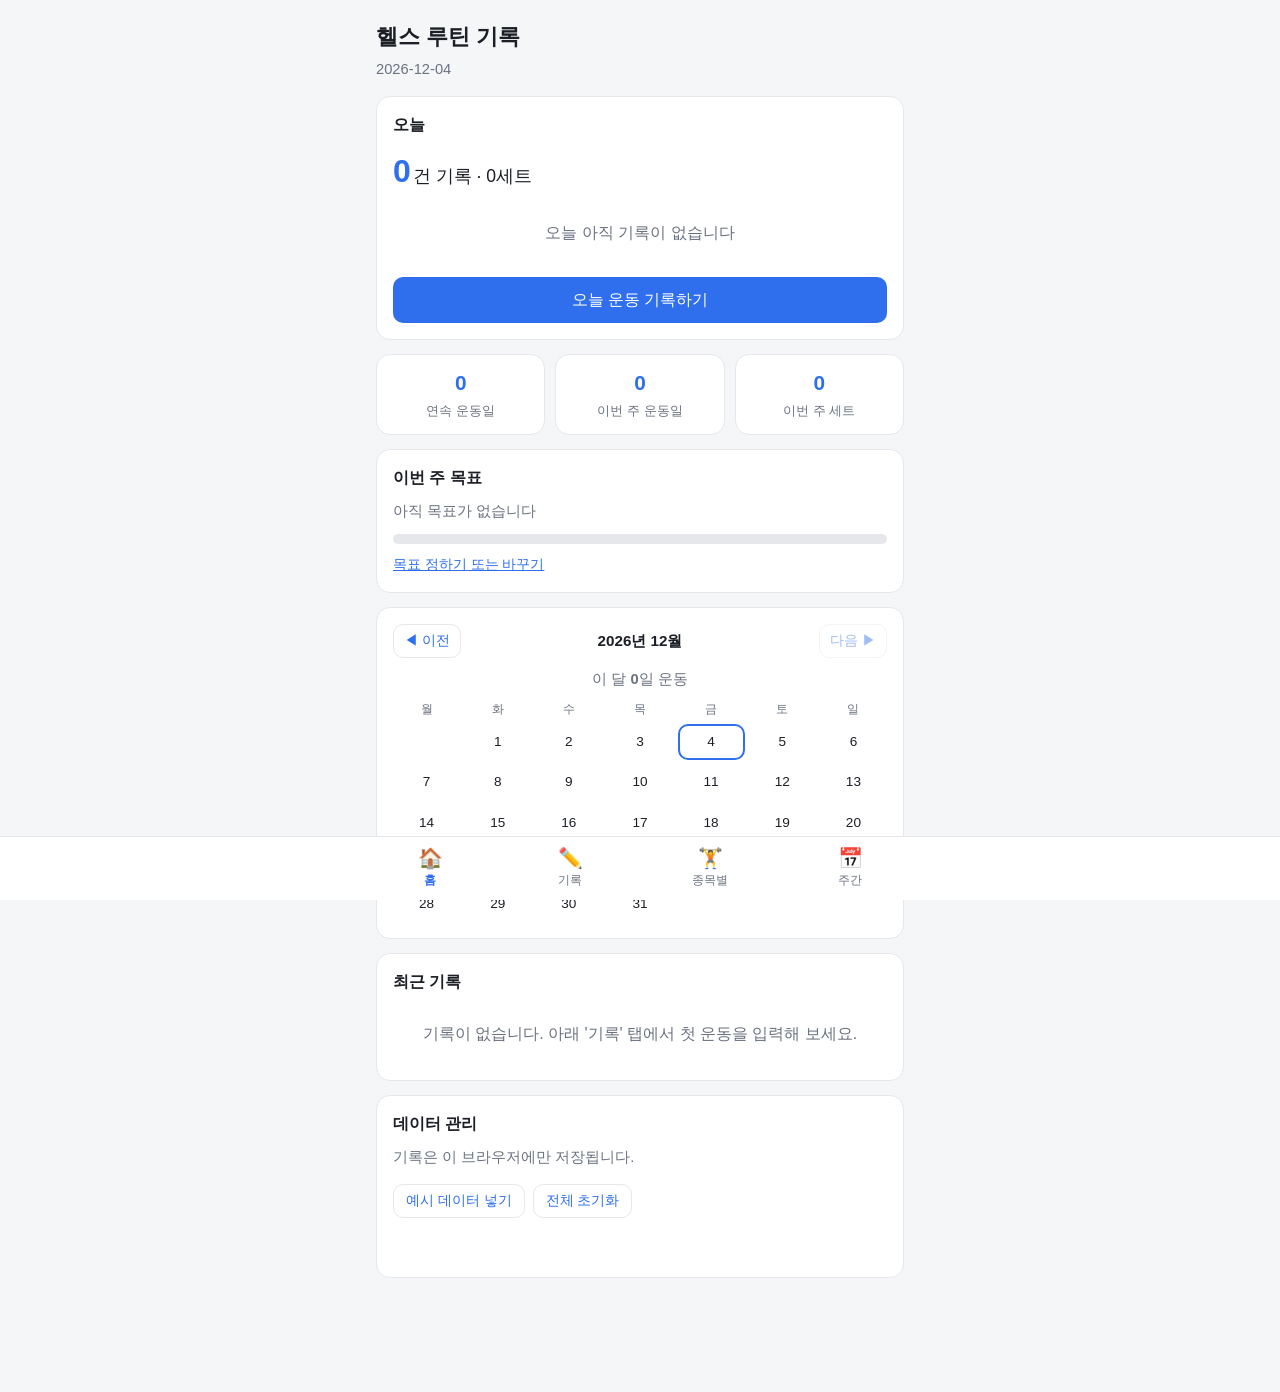
<file: docs/index.html>
<!doctype html>
<html lang="ko">
<head>
  <meta charset="utf-8">
  <meta name="viewport" content="width=device-width, initial-scale=1">
  <title>헬스 루틴 기록 - 홈</title>
  <link rel="stylesheet" href="style.css">
</head>
<body>
<main>
  <h1>헬스 루틴 기록</h1>
  <p class="sub" id="today"></p>

  <div class="card hero">
    <h2>오늘</h2>
    <div class="big"><b id="todayCount">0</b>건 기록 · <span id="todaySets">0</span>세트</div>
    <div id="todayBrief"></div>
    <a class="btn block" href="add.html">오늘 운동 기록하기</a>
  </div>

  <div class="stats">
    <div class="stat"><b id="streak">0</b><span>연속 운동일</span></div>
    <div class="stat"><b id="weekDays">0</b><span>이번 주 운동일</span></div>
    <div class="stat"><b id="weekSets">0</b><span>이번 주 세트</span></div>
  </div>

  <div class="card goal-mini">
    <h2>이번 주 목표</h2>
    <p class="sub" id="homeGoalText"></p>
    <div class="progress" id="homeGoalTrack" role="progressbar" aria-label="주간 목표 달성률" aria-valuemin="0" aria-valuemax="100" aria-valuenow="0">
      <div id="homeGoalBar" style="height:100%;width:0;background:var(--accent)"></div>
    </div>
    <a href="weekly.html">목표 정하기 또는 바꾸기</a>
  </div>

  <div class="card">
    <div class="cal-head">
      <button class="btn ghost small" id="calPrev" type="button">◀ 이전</button>
      <strong id="calTitle"></strong>
      <button class="btn ghost small" id="calNext" type="button">다음 ▶</button>
    </div>
    <p class="sub" style="margin:0 0 8px;text-align:center">이 달 <b id="monthDays">0</b>일 운동</p>
    <div class="cal" id="cal"></div>
  </div>

  <div class="card">
    <h2>최근 기록</h2>
    <div id="recent"></div>
  </div>

  <div class="card">
    <h2>데이터 관리</h2>
    <p class="sub">기록은 이 브라우저에만 저장됩니다.</p>
    <div class="tools">
      <button class="btn ghost small" id="sampleBtn" type="button">예시 데이터 넣기</button>
      <button class="btn ghost small" id="resetBtn" type="button">전체 초기화</button>
    </div>
    <p class="msg" id="msg"></p>
  </div>
</main>
<nav id="nav"></nav>

<script src="storage.js"></script>
<script src="nav.js"></script>
<script>
  // 홈 화면 담당: 오늘/이번 주 요약과 최근 기록
  renderNav("home");

  function renderHome() {
    const records = loadRecords();
    const today = dateString();
    const week = getWeekRange();
    const weekRecs = records.filter((r) => r.date >= week.start && r.date <= week.end);

    document.getElementById("today").textContent = today;
    document.getElementById("todayCount").textContent = records.filter((r) => r.date === today).length;
    document.getElementById("weekDays").textContent = new Set(weekRecs.map((r) => r.date)).size;
    document.getElementById("weekSets").textContent = weekRecs.reduce((s, r) => s + Number(r.sets), 0);
    document.getElementById("streak").textContent = calcStreak(records);

    // 오늘 카드: 오늘 한 기록을 맨 위에서 바로 보여준다
    const todayRecs = records.filter((r) => r.date === today);
    document.getElementById("todaySets").textContent = todayRecs.reduce((s, r) => s + Number(r.sets), 0);
    const brief = document.getElementById("todayBrief");
    brief.replaceChildren();
    if (!todayRecs.length) {
      brief.appendChild(el("div", "오늘 아직 기록이 없습니다", "empty"));
    } else {
      todayRecs.forEach((r) => {
        const line = el("div", undefined, "line");
        line.appendChild(el("span", r.exercise));
        line.appendChild(el("span", fmtNum(r.weight) + "kg · " + r.reps + "×" + r.sets));
        brief.appendChild(line);
      });
    }

    // 이번 주 목표 달성률
    const goal = loadGoal();
    const weekSetTotal = weekRecs.reduce((s, r) => s + Number(r.sets), 0);
    const gBar = document.getElementById("homeGoalBar");
    const gText = document.getElementById("homeGoalText");
    if (!goal) {
      gBar.style.width = "0%";
      document.getElementById("homeGoalTrack").setAttribute("aria-valuenow", "0");
      gText.textContent = "아직 목표가 없습니다";
    } else {
      const pct = Math.min(100, Math.round((weekSetTotal / goal) * 100));
      gBar.style.width = pct + "%";
      document.getElementById("homeGoalTrack").setAttribute("aria-valuenow", String(pct));
      gText.textContent = weekSetTotal >= goal
        ? "목표 달성: " + weekSetTotal + " / " + goal + " 세트"
        : weekSetTotal + " / " + goal + " 세트 (" + pct + "%)";
    }
    renderCalendar(records);

    const box = document.getElementById("recent");
    box.replaceChildren();
    if (!records.length) {
      box.appendChild(el("div", "기록이 없습니다. 아래 '기록' 탭에서 첫 운동을 입력해 보세요.", "empty"));
      return;
    }
    const table = el("table");
    const head = el("tr");
    ["날짜", "종목", "무게", "횟수×세트"].forEach((t, i) => head.appendChild(el("th", t, i >= 2 ? "num" : "")));
    table.appendChild(head);
    records.slice(-5).reverse().forEach((r) => {
      const tr = el("tr");
      tr.appendChild(el("td", r.date));
      tr.appendChild(el("td", r.exercise));
      tr.appendChild(el("td", fmtNum(r.weight) + "kg", "num"));
      tr.appendChild(el("td", r.reps + "×" + r.sets, "num"));
      table.appendChild(tr);
    });
    box.appendChild(table);
  }

  // 월간 달력: 운동한 날을 색으로 표시한다
  let calOffset = 0; // 0이면 이번 달, -1이면 지난달
  function renderCalendar(records) {
    const now = new Date();
    const first = new Date(now.getFullYear(), now.getMonth() + calOffset, 1);
    const year = first.getFullYear();
    const month = first.getMonth();
    const lastDay = new Date(year, month + 1, 0).getDate();
    const days = recordDays(records);
    const todayKey = dateString();

    document.getElementById("calTitle").textContent = year + "년 " + (month + 1) + "월";
    document.getElementById("calNext").disabled = calOffset >= 0;

    const prefix = year + "-" + String(month + 1).padStart(2, "0") + "-";
    let count = 0;
    const grid = document.getElementById("cal");
    grid.replaceChildren();
    ["월", "화", "수", "목", "금", "토", "일"].forEach((t) => grid.appendChild(el("div", t, "dow")));
    const blanks = (first.getDay() + 6) % 7; // 월요일 시작
    for (let i = 0; i < blanks; i++) grid.appendChild(el("div"));
    for (let d = 1; d <= lastDay; d++) {
      const key = prefix + String(d).padStart(2, "0");
      const done = days.has(key);
      if (done) count += 1;
      grid.appendChild(el("div", String(d), "day" + (done ? " done" : "") + (key === todayKey ? " today" : "")));
    }
    document.getElementById("monthDays").textContent = count;
  }

  document.getElementById("calPrev").addEventListener("click", () => { calOffset -= 1; renderHome(); });
  document.getElementById("calNext").addEventListener("click", () => { if (calOffset < 0) { calOffset += 1; renderHome(); } });

  document.getElementById("sampleBtn").addEventListener("click", () => {
    // 발표 시연용 예시 데이터 (실제 운동 기록이 아님)
    const samples = [
      [0, "스쿼트", 60, 10, 3], [0, "벤치프레스", 40, 10, 3],
      [2, "스쿼트", 70, 8, 3], [3, "데드리프트", 80, 5, 3],
      [5, "벤치프레스", 45, 8, 3],
    ];
    const all = loadRecords();
    samples.forEach(([ago, exercise, weight, reps, sets]) => {
      const d = new Date();
      d.setDate(d.getDate() - ago);
      all.push({ date: dateString(d), exercise, weight, reps, sets });
    });
    const ok = saveRecords(all);
    document.getElementById("msg").textContent = ok ? "예시 데이터를 추가했습니다" : "저장에 실패했습니다";
    document.getElementById("msg").className = "msg " + (ok ? "ok" : "err");
    renderHome();
  });

  document.getElementById("resetBtn").addEventListener("click", () => {
    if (!confirm("저장된 기록을 모두 삭제할까요?")) return;
    clearRecords();
    document.getElementById("msg").textContent = "모든 기록을 삭제했습니다";
    document.getElementById("msg").className = "msg ok";
    renderHome();
  });

  renderHome();
</script>
</body>
</html>
</file>
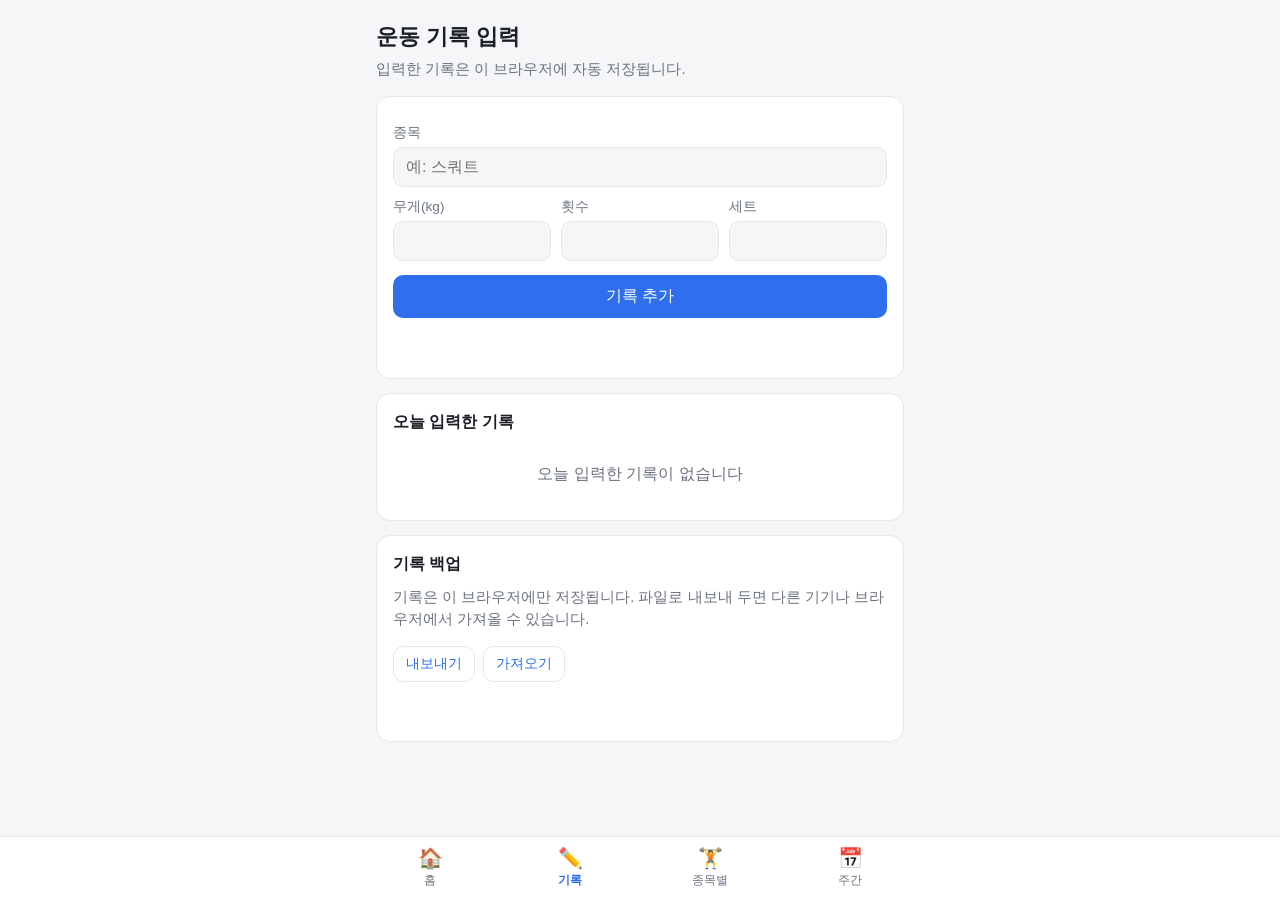
<file: docs/add.html>
<!doctype html>
<html lang="ko">
<head>
  <meta charset="utf-8">
  <meta name="viewport" content="width=device-width, initial-scale=1">
  <title>헬스 루틴 기록 - 기록 입력</title>
  <link rel="stylesheet" href="style.css">
</head>
<body>
<main>
  <h1>운동 기록 입력</h1>
  <p class="sub">입력한 기록은 이 브라우저에 자동 저장됩니다.</p>

  <form class="card" id="form" autocomplete="off">
    <div id="chipsBox">
      <label>최근 종목 (누르면 지난 기록으로 채워집니다)</label>
      <div class="chips" id="chips"></div>
    </div>

    <label for="exercise">종목</label>
    <input id="exercise" list="names" placeholder="예: 스쿼트" required>
    <datalist id="names"></datalist>

    <div class="row">
      <div>
        <label for="weight">무게(kg)</label>
        <input id="weight" type="number" inputmode="decimal" min="0" step="0.5" required>
      </div>
      <div>
        <label for="reps">횟수</label>
        <input id="reps" type="number" inputmode="numeric" min="1" step="1" required>
      </div>
      <div>
        <label for="sets">세트</label>
        <input id="sets" type="number" inputmode="numeric" min="1" step="1" required>
      </div>
    </div>

    <button class="btn block" type="submit">기록 추가</button>
    <p class="msg" id="msg"></p>
    <div id="prBanner" hidden></div>
  </form>

  <div class="card">
    <h2>오늘 입력한 기록</h2>
    <div id="todayList"></div>
  </div>

  <div class="card backup">
    <h2>기록 백업</h2>
    <p class="sub">기록은 이 브라우저에만 저장됩니다. 파일로 내보내 두면 다른 기기나 브라우저에서 가져올 수 있습니다.</p>
    <div class="tools">
      <button class="btn ghost small" id="exportBtn" type="button">내보내기</button>
      <label class="btn ghost small" for="importFile" style="margin:0">가져오기</label>
      <input id="importFile" type="file" accept="application/json,.json">
    </div>
    <p class="msg" id="backupMsg"></p>
  </div>
</main>
<nav id="nav"></nav>

<script src="storage.js"></script>
<script src="nav.js"></script>
<script>
  // 기록 입력·저장 담당
  renderNav("add");

  const form = document.getElementById("form");
  const msg = document.getElementById("msg");

  function showMsg(text, ok) {
    msg.textContent = text;
    msg.className = "msg " + (ok ? "ok" : "err");
  }

  function renderNames() {
    const list = document.getElementById("names");
    list.replaceChildren();
    [...new Set(loadRecords().map((r) => r.exercise))].forEach((n) => {
      const opt = document.createElement("option");
      opt.value = n;
      list.appendChild(opt);
    });
    renderChips();
  }

  // 최근 종목 버튼: 누르면 그 종목의 지난 기록으로 입력칸을 채운다
  function renderChips() {
    const records = loadRecords();
    const box = document.getElementById("chips");
    box.replaceChildren();
    const names = recentExercises(records);
    document.getElementById("chipsBox").hidden = !names.length;
    names.forEach((name) => {
      const btn = el("button", name, "chip");
      btn.type = "button";
      btn.addEventListener("click", () => {
        const last = lastRecordOf(loadRecords(), name);
        if (!last) return;
        document.getElementById("exercise").value = last.exercise;
        document.getElementById("weight").value = last.weight;
        document.getElementById("reps").value = last.reps;
        document.getElementById("sets").value = last.sets;
        const w = document.getElementById("weight");
        w.focus();
        w.select();
      });
      box.appendChild(btn);
    });
  }

  // 저장 직후 신기록 여부를 보여준다
  function showPR(result) {
    const box = document.getElementById("prBanner");
    box.replaceChildren();
    if (result.first) {
      box.className = "pr first";
      box.textContent = "이 종목의 첫 기록입니다. 다음 기록부터 신기록을 비교합니다.";
      box.hidden = false;
    } else if (result.prs.length) {
      box.className = "pr";
      box.appendChild(el("b", "🏆 신기록"));
      result.prs.forEach((p) => {
        box.appendChild(el("div", p.label + " " + fmtNum(p.before) + " → " + fmtNum(p.after) + p.unit));
      });
      box.hidden = false;
    } else {
      box.hidden = true;
    }
  }

  function renderToday() {
    const box = document.getElementById("todayList");
    box.replaceChildren();
    const today = dateString();
    const recs = loadRecords()
      .map((r, index) => ({ r, index }))
      .filter((x) => x.r.date === today);
    if (!recs.length) {
      box.appendChild(el("div", "오늘 입력한 기록이 없습니다", "empty"));
      return;
    }
    const table = el("table");
    const head = el("tr");
    ["종목", "무게", "횟수×세트", ""].forEach((t, i) => head.appendChild(el("th", t, i >= 1 ? "num" : "")));
    table.appendChild(head);
    recs.forEach(({ r, index }) => {
      const tr = el("tr");
      tr.appendChild(el("td", r.exercise));
      tr.appendChild(el("td", fmtNum(r.weight) + "kg", "num"));
      tr.appendChild(el("td", r.reps + "×" + r.sets, "num"));

      // 잘못 입력한 기록 삭제
      const del = el("button", "삭제", "btn ghost small");
      del.type = "button";
      del.setAttribute("aria-label", r.exercise + " 기록 삭제");
      del.addEventListener("click", () => {
        if (!removeRecordAt(index)) return showMsg("삭제에 실패했습니다", false);
        showMsg("기록을 삭제했습니다", true);
        renderNames();
        renderToday();
      });
      const cell = el("td", undefined, "num");
      cell.appendChild(del);
      tr.appendChild(cell);

      table.appendChild(tr);
    });
    box.appendChild(table);
  }

  form.addEventListener("submit", (e) => {
    e.preventDefault();
    const exercise = document.getElementById("exercise").value.trim();
    const weight = parseFloat(document.getElementById("weight").value);
    const reps = parseInt(document.getElementById("reps").value, 10);
    const sets = parseInt(document.getElementById("sets").value, 10);

    if (!exercise) return showMsg("종목을 입력해 주세요", false);
    if (!(weight >= 0)) return showMsg("무게는 0 이상의 숫자로 입력해 주세요", false);
    if (!(reps >= 1) || !(sets >= 1)) return showMsg("횟수와 세트는 1 이상으로 입력해 주세요", false);

    document.getElementById("prBanner").hidden = true;
    const record = { date: dateString(), exercise, weight, reps, sets };
    const pr = checkPersonalRecords(loadRecords().filter((r) => r.exercise === exercise), record);
    const ok = addRecord(record);
    if (!ok) return showMsg("저장에 실패했습니다. 브라우저 저장소를 확인해 주세요", false);
    showPR(pr);

    showMsg("기록 완료", true);
    document.getElementById("weight").value = "";
    document.getElementById("reps").value = "";
    document.getElementById("sets").value = "";
    document.getElementById("exercise").focus();
    renderNames();
    renderToday();
  });

  // 기록 백업: JSON 파일로 내보내고 가져오기
  function showBackupMsg(text, ok) {
    const m = document.getElementById("backupMsg");
    m.textContent = text;
    m.className = "msg " + (ok ? "ok" : "err");
  }

  document.getElementById("exportBtn").addEventListener("click", () => {
    const records = loadRecords();
    if (!records.length) return showBackupMsg("내보낼 기록이 없습니다", false);
    const blob = new Blob([exportRecordsJSON()], { type: "application/json" });
    const url = URL.createObjectURL(blob);
    const a = document.createElement("a");
    a.href = url;
    a.download = "health-records-" + dateString() + ".json";
    document.body.appendChild(a);
    a.click();
    a.remove();
    URL.revokeObjectURL(url);
    showBackupMsg(records.length + "건을 내보냈습니다", true);
  });

  document.getElementById("importFile").addEventListener("change", (e) => {
    const file = e.target.files[0];
    e.target.value = ""; // 같은 파일을 다시 골라도 동작하게
    if (!file) return;
    const reader = new FileReader();
    reader.onload = () => {
      const res = importRecordsJSON(String(reader.result));
      if (!res.ok) return showBackupMsg("가져오기 실패: " + res.error, false);
      showBackupMsg(
        res.added + "건 추가, 중복 " + res.skipped + "건 건너뜀" + (res.invalid ? ", 형식 오류 " + res.invalid + "건 제외" : ""),
        true
      );
      renderNames();
      renderToday();
    };
    reader.onerror = () => showBackupMsg("파일을 읽지 못했습니다", false);
    reader.readAsText(file);
  });

  renderNames();
  renderToday();
</script>
</body>
</html>
</file>
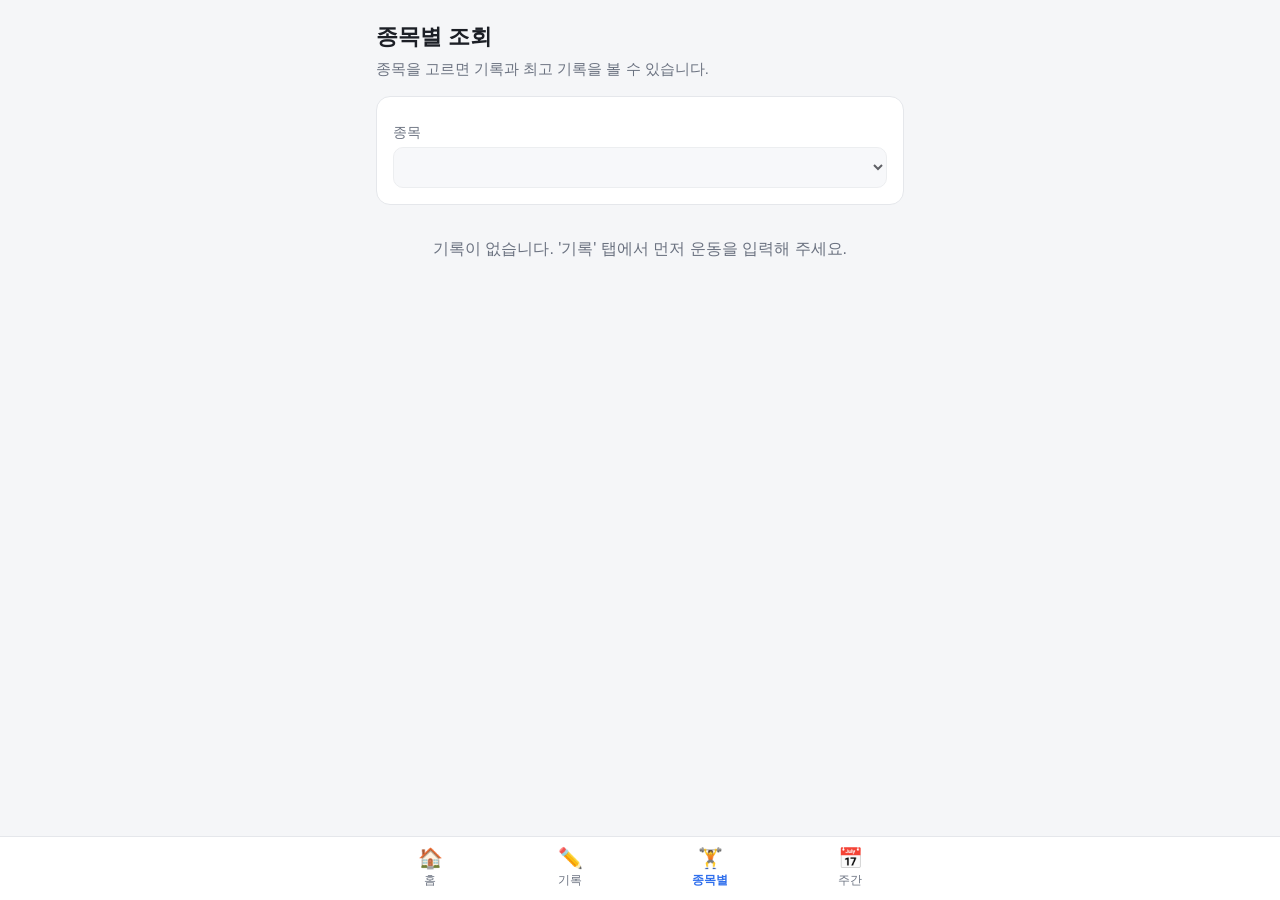
<file: docs/by-exercise.html>
<!doctype html>
<html lang="ko">
<head>
  <meta charset="utf-8">
  <meta name="viewport" content="width=device-width, initial-scale=1">
  <title>헬스 루틴 기록 - 종목별 조회</title>
  <link rel="stylesheet" href="style.css">
</head>
<body>
<main>
  <h1>종목별 조회</h1>
  <p class="sub">종목을 고르면 기록과 최고 기록을 볼 수 있습니다.</p>

  <div class="card">
    <label for="exercise">종목</label>
    <select id="exercise"></select>
  </div>

  <div id="result">
    <div class="card best-card">
      <div class="sub">최고 기록</div>
      <div class="big" id="bestWeight">-</div>
      <div class="date" id="bestDate"></div>
      <div class="rm" id="bestRm"></div>
    </div>

    <div class="card">
      <h2>무게 추이</h2>
      <div id="chart"></div>
    </div>

    <div class="card">
      <h2>전체 기록</h2>
      <div id="list"></div>
    </div>
  </div>

  <div class="card" id="allBestCard">
    <h2>종목별 최고 기록 한눈에 보기</h2>
    <div id="allBest"></div>
  </div>
</main>
<nav id="nav"></nav>

<script src="storage.js"></script>
<script src="nav.js"></script>
<script>
  // 종목별 조회 및 최고 기록 담당
  renderNav("exercise");

  const records = loadRecords();
  const select = document.getElementById("exercise");
  const names = [...new Set(records.map((r) => r.exercise))];

  function renderDetail() {
    const found = records.filter((r) => r.exercise === select.value);
    const best = findBest(found);
    document.getElementById("bestWeight").textContent = fmtNum(best.weight) + " kg";
    document.getElementById("bestDate").textContent = best.date;
    // 예상 1RM은 기록 중 가장 높은 추정값 (Epley 공식, 추정치)
    const topRm = found.reduce((m, r) => (estimate1RM(r.weight, r.reps) > estimate1RM(m.weight, m.reps) ? r : m), found[0]);
    const rm = estimate1RM(topRm.weight, topRm.reps);
    document.getElementById("bestRm").textContent = rm ? "예상 1RM (추정) " + fmtNum(rm) + " kg" : "";
    renderChart(found);

    const box = document.getElementById("list");
    box.replaceChildren();
    const table = el("table");
    const head = el("tr");
    ["날짜", "무게", "횟수×세트"].forEach((t, i) => head.appendChild(el("th", t, i >= 1 ? "num" : "")));
    table.appendChild(head);
    // 최신 날짜가 위로 오게 정렬 (같은 날은 나중에 입력한 기록이 위)
    found.slice().reverse().sort((a, b) => (a.date < b.date ? 1 : a.date > b.date ? -1 : 0)).forEach((r) => {
      const tr = el("tr", undefined, r === best ? "best" : "");
      tr.appendChild(el("td", r.date));
      tr.appendChild(el("td", fmtNum(r.weight) + "kg", "num"));
      tr.appendChild(el("td", r.reps + "×" + r.sets, "num"));
      table.appendChild(tr);
    });
    box.appendChild(table);
  }

  // 날짜별 최고 무게를 선으로 이어 보여주는 추이 그래프 (라이브러리 없이 SVG로 직접 그린다)
  function renderChart(found) {
    const box = document.getElementById("chart");
    box.replaceChildren();

    const byDate = {};
    found.forEach((r) => {
      byDate[r.date] = Math.max(byDate[r.date] || 0, Number(r.weight));
    });
    const days = Object.keys(byDate).sort();
    if (days.length < 2) {
      box.appendChild(el("div", "운동한 날이 2일 이상이면 추이 그래프가 표시됩니다", "empty"));
      return;
    }

    const W = 320, H = 150, L = 36, R = 12, T = 12, B = 28;
    const values = days.map((d) => byDate[d]);
    const min = Math.min(...values);
    const max = Math.max(...values);
    const span = max - min || 1;
    const x = (i) => L + (i * (W - L - R)) / (days.length - 1);
    const y = (v) => T + (1 - (v - min) / span) * (H - T - B);

    const NS = "http://www.w3.org/2000/svg";
    const svg = document.createElementNS(NS, "svg");
    svg.setAttribute("viewBox", "0 0 " + W + " " + H);
    svg.setAttribute("role", "img");
    svg.setAttribute("aria-label", select.value + " 날짜별 최고 무게 추이");
    svg.setAttribute("class", "chart");
    function add(tag, attrs, text) {
      const node = document.createElementNS(NS, tag);
      Object.keys(attrs).forEach((k) => node.setAttribute(k, attrs[k]));
      if (text !== undefined) node.textContent = text;
      svg.appendChild(node);
    }

    [min, max].forEach((v) => {
      add("line", { x1: L, x2: W - R, y1: y(v), y2: y(v), class: "grid" });
      add("text", { x: L - 6, y: y(v) + 4, "text-anchor": "end", class: "tick" }, fmtNum(v));
    });
    add("polyline", { points: values.map((v, i) => x(i) + "," + y(v)).join(" "), class: "line" });
    values.forEach((v, i) => add("circle", { cx: x(i), cy: y(v), r: 4, class: "dot" }));
    add("text", { x: x(0), y: H - 8, "text-anchor": "start", class: "tick" }, days[0].slice(5));
    add("text", { x: x(days.length - 1), y: H - 8, "text-anchor": "end", class: "tick" }, days[days.length - 1].slice(5));
    box.appendChild(svg);
  }

  function renderAllBest() {
    const box = document.getElementById("allBest");
    const table = el("table");
    const head = el("tr");
    ["종목", "최고 무게", "날짜"].forEach((t, i) => head.appendChild(el("th", t, i === 1 ? "num" : "")));
    table.appendChild(head);
    names.forEach((n) => {
      const best = findBest(records.filter((r) => r.exercise === n));
      const tr = el("tr");
      tr.appendChild(el("td", n));
      tr.appendChild(el("td", fmtNum(best.weight) + "kg", "num"));
      tr.appendChild(el("td", best.date));
      table.appendChild(tr);
    });
    box.appendChild(table);
  }

  if (!names.length) {
    document.getElementById("result").replaceChildren(el("div", "기록이 없습니다. '기록' 탭에서 먼저 운동을 입력해 주세요.", "empty"));
    select.disabled = true;
    document.getElementById("allBestCard").hidden = true;
  } else {
    names.forEach((n) => {
      const opt = el("option", n);
      opt.value = n;
      select.appendChild(opt);
    });
    select.addEventListener("change", renderDetail);
    renderDetail();
    renderAllBest();
  }
</script>
</body>
</html>
</file>
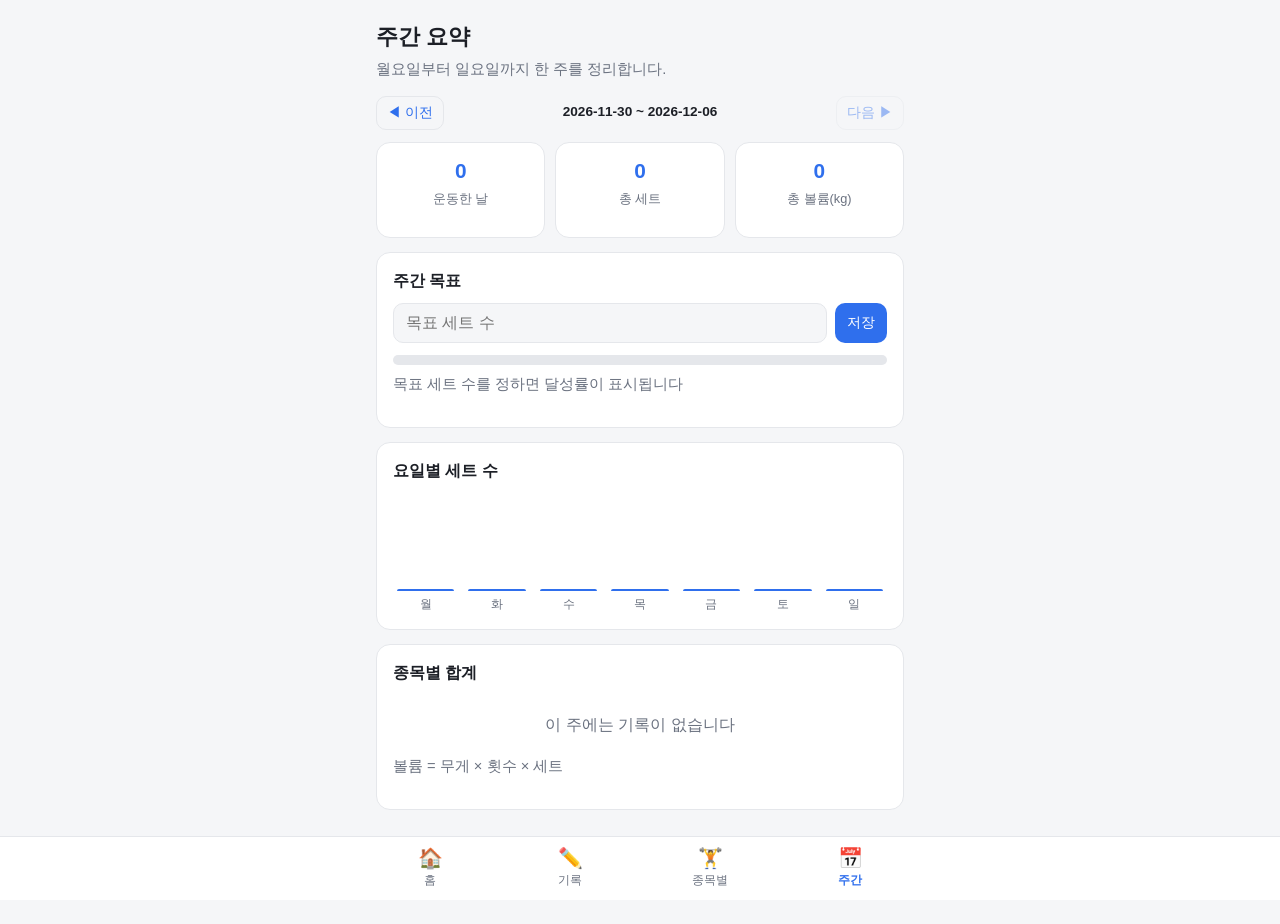
<file: docs/weekly.html>
<!doctype html>
<html lang="ko">
<head>
  <meta charset="utf-8">
  <meta name="viewport" content="width=device-width, initial-scale=1">
  <title>헬스 루틴 기록 - 주간 요약</title>
  <link rel="stylesheet" href="style.css">
</head>
<body>
<main>
  <h1>주간 요약</h1>
  <p class="sub">월요일부터 일요일까지 한 주를 정리합니다.</p>

  <div class="weeknav">
    <button class="btn ghost small" id="prev" type="button">◀ 이전</button>
    <strong id="range"></strong>
    <button class="btn ghost small" id="next" type="button">다음 ▶</button>
  </div>

  <div class="stats">
    <div class="stat"><b id="days">0</b><span>운동한 날</span><small class="delta" id="dDays"></small></div>
    <div class="stat"><b id="sets">0</b><span>총 세트</span><small class="delta" id="dSets"></small></div>
    <div class="stat"><b id="volume">0</b><span>총 볼륨(kg)</span><small class="delta" id="dVolume"></small></div>
  </div>

  <div class="card">
    <h2>주간 목표</h2>
    <div class="goalrow">
      <input id="goal" type="number" inputmode="numeric" min="1" step="1" placeholder="목표 세트 수" aria-label="주간 목표 세트 수">
      <button class="btn small" id="saveGoal" type="button">저장</button>
    </div>
    <div class="progress" id="progress" role="progressbar" aria-label="주간 목표 달성률" aria-valuemin="0" aria-valuemax="100" aria-valuenow="0">
      <div id="progressBar"></div>
    </div>
    <p class="sub" id="goalText"></p>
  </div>

  <div class="card">
    <h2>요일별 세트 수</h2>
    <div class="bars" id="bars"></div>
  </div>

  <div class="card">
    <h2>종목별 합계</h2>
    <div id="byExercise"></div>
    <p class="sub">볼륨 = 무게 × 횟수 × 세트</p>
  </div>
</main>
<nav id="nav"></nav>

<script src="storage.js"></script>
<script src="nav.js"></script>
<script>
  // 주간 요약 담당
  renderNav("weekly");

  const DAY_LABELS = ["월", "화", "수", "목", "금", "토", "일"];
  let offset = 0; // 0이면 이번 주, -1이면 지난주

  function render() {
    const base = new Date();
    base.setDate(base.getDate() + offset * 7);
    const week = getWeekRange(base);
    document.getElementById("range").textContent = week.start + " ~ " + week.end;
    document.getElementById("next").disabled = offset >= 0;

    const recs = loadRecords().filter((r) => r.date >= week.start && r.date <= week.end);
    const volumeOf = (r) => Number(r.weight) * Number(r.reps) * Number(r.sets);

    document.getElementById("days").textContent = new Set(recs.map((r) => r.date)).size;
    const totalSets = recs.reduce((s, r) => s + Number(r.sets), 0);
    document.getElementById("sets").textContent = totalSets;
    renderGoal(totalSets);
    renderDeltas(week, base);
    document.getElementById("volume").textContent = Math.round(recs.reduce((s, r) => s + volumeOf(r), 0)).toLocaleString("ko-KR");

    // 요일별 막대
    const perDay = DAY_LABELS.map((_, i) => {
      const d = new Date(week.startDate);
      d.setDate(d.getDate() + i);
      const key = dateString(d);
      return recs.filter((r) => r.date === key).reduce((s, r) => s + Number(r.sets), 0);
    });
    const max = Math.max(1, ...perDay);
    const bars = document.getElementById("bars");
    bars.replaceChildren();
    perDay.forEach((value, i) => {
      const col = el("div", undefined, "bar-col");
      col.appendChild(el("span", value ? String(value) : ""));
      const bar = el("div", undefined, "bar");
      bar.style.height = (value / max) * 80 + "px";
      col.appendChild(bar);
      col.appendChild(el("span", DAY_LABELS[i]));
      bars.appendChild(col);
    });

    // 종목별 합계
    const box = document.getElementById("byExercise");
    box.replaceChildren();
    if (!recs.length) {
      box.appendChild(el("div", "이 주에는 기록이 없습니다", "empty"));
      return;
    }
    const groups = {};
    recs.forEach((r) => {
      const g = (groups[r.exercise] = groups[r.exercise] || { sets: 0, volume: 0, best: 0 });
      g.sets += Number(r.sets);
      g.volume += volumeOf(r);
      g.best = Math.max(g.best, Number(r.weight));
    });
    const table = el("table");
    const head = el("tr");
    ["종목", "세트", "볼륨", "최고"].forEach((t, i) => head.appendChild(el("th", t, i >= 1 ? "num" : "")));
    table.appendChild(head);
    Object.keys(groups).forEach((name) => {
      const g = groups[name];
      const tr = el("tr");
      tr.appendChild(el("td", name));
      tr.appendChild(el("td", String(g.sets), "num"));
      tr.appendChild(el("td", Math.round(g.volume).toLocaleString("ko-KR"), "num"));
      tr.appendChild(el("td", fmtNum(g.best) + "kg", "num"));
      table.appendChild(tr);
    });
    box.appendChild(table);
  }

  // 바로 앞 주와 비교해 증감을 표시한다
  function setDelta(id, cur, prev, unit) {
    const node = document.getElementById(id);
    node.className = "delta";
    if (!prev) {
      node.textContent = cur ? "비교할 전주 기록 없음" : "";
      return;
    }
    if (unit === "일") {
      const diff = cur - prev;
      node.textContent = diff === 0 ? "전주와 같음" : (diff > 0 ? "▲ " : "▼ ") + Math.abs(diff) + "일";
      if (diff > 0) node.classList.add("up");
      return;
    }
    const pct = Math.round(((cur - prev) / prev) * 100);
    node.textContent = pct === 0 ? "전주와 같음" : (pct > 0 ? "▲ " : "▼ ") + Math.abs(pct) + "%";
    if (pct > 0) node.classList.add("up");
  }

  function renderDeltas(week, base) {
    const all = loadRecords();
    const prevBase = new Date(base);
    prevBase.setDate(prevBase.getDate() - 7);
    const cur = weekTotals(all, week);
    const prev = weekTotals(all, getWeekRange(prevBase));
    setDelta("dDays", cur.days, prev.days, "일");
    setDelta("dSets", cur.sets, prev.sets, "세트");
    setDelta("dVolume", cur.volume, prev.volume, "kg");
  }

  // 주간 목표 세트 대비 달성률
  function renderGoal(total) {
    const goal = loadGoal();
    const input = document.getElementById("goal");
    if (document.activeElement !== input) input.value = goal || "";
    const bar = document.getElementById("progressBar");
    const text = document.getElementById("goalText");
    const track = document.getElementById("progress");
    if (!goal) {
      bar.style.width = "0%";
      track.setAttribute("aria-valuenow", "0");
      text.textContent = "목표 세트 수를 정하면 달성률이 표시됩니다";
      return;
    }
    const pct = Math.min(100, Math.round((total / goal) * 100));
    bar.style.width = pct + "%";
    track.setAttribute("aria-valuenow", String(pct));
    text.textContent = total >= goal
      ? "목표 달성: " + total + " / " + goal + " 세트 (" + pct + "%)"
      : total + " / " + goal + " 세트 (" + pct + "%), " + (goal - total) + "세트 남음";
  }

  document.getElementById("saveGoal").addEventListener("click", () => {
    const n = parseInt(document.getElementById("goal").value, 10);
    saveGoal(n >= 1 ? n : 0); // 비우면 목표를 지운다
    render();
  });

  document.getElementById("prev").addEventListener("click", () => { offset -= 1; render(); });
  document.getElementById("next").addEventListener("click", () => { if (offset < 0) { offset += 1; render(); } });
  render();
</script>
</body>
</html>
</file>
<file: docs/style.css>
/* 공통 스타일: 수정할 때는 팀원과 먼저 이슈로 상의한다. */
:root {
  --bg: #f5f6f8;
  --card: #ffffff;
  --text: #1c1f26;
  --muted: #6b7280;
  --line: #e5e7eb;
  --accent: #2f6fed;
  --accent-weak: #e8f0fe;
  --good: #0f7b45;
  --warn: #c5221f;
}

@media (prefers-color-scheme: dark) {
  :root {
    --bg: #14161a;
    --card: #1e2127;
    --text: #e8eaed;
    --muted: #9aa0a6;
    --line: #2d3139;
    --accent: #6ea0ff;
    --accent-weak: #25324d;
    --good: #4cc38a;
    --warn: #f28b82;
  }
}

* { box-sizing: border-box; }

body {
  margin: 0;
  background: var(--bg);
  color: var(--text);
  font-family: -apple-system, "Segoe UI", "Malgun Gothic", "Apple SD Gothic Neo", sans-serif;
  line-height: 1.5;
}

main {
  max-width: 560px;
  margin: 0 auto;
  padding: 20px 16px 100px;
}

h1 { font-size: 1.4rem; margin: 0 0 4px; }
.sub { color: var(--muted); margin: 0 0 16px; font-size: 0.92rem; }

.card {
  background: var(--card);
  border: 1px solid var(--line);
  border-radius: 14px;
  padding: 16px;
  margin-bottom: 14px;
}
.card h2 { font-size: 1rem; margin: 0 0 10px; }

.stats { display: grid; grid-template-columns: repeat(3, 1fr); gap: 10px; margin-bottom: 14px; }
.stat {
  background: var(--card);
  border: 1px solid var(--line);
  border-radius: 14px;
  padding: 12px 6px;
  text-align: center;
}
.stat b { display: block; font-size: 1.3rem; }
.stat span { color: var(--muted); font-size: 0.8rem; }

label { display: block; font-size: 0.85rem; color: var(--muted); margin: 10px 0 4px; }
input, select {
  width: 100%;
  padding: 10px 12px;
  font-size: 1rem;
  border: 1px solid var(--line);
  border-radius: 10px;
  background: var(--bg);
  color: var(--text);
}
input:focus, select:focus { outline: 2px solid var(--accent); outline-offset: 1px; }
.row { display: grid; grid-template-columns: repeat(3, 1fr); gap: 10px; }

.btn {
  display: inline-block;
  padding: 11px 16px;
  border: 0;
  border-radius: 10px;
  background: var(--accent);
  color: #fff;
  font-size: 1rem;
  cursor: pointer;
}
.btn.block { width: 100%; margin-top: 14px; }
.btn.ghost { background: transparent; color: var(--accent); border: 1px solid var(--line); }
.btn.small { padding: 7px 12px; font-size: 0.85rem; }

.msg { margin-top: 10px; font-size: 0.9rem; min-height: 1.3em; }
.msg.ok { color: var(--good); }
.msg.err { color: var(--warn); }

table { width: 100%; border-collapse: collapse; font-size: 0.92rem; }
th, td { text-align: left; padding: 8px 6px; border-bottom: 1px solid var(--line); }
th { color: var(--muted); font-weight: 600; font-size: 0.8rem; }
th.num, td.num { text-align: right; }
tr.best td { background: var(--accent-weak); font-weight: 600; }
.empty { color: var(--muted); text-align: center; padding: 18px 0; }

.best-card { text-align: center; }
.best-card .big { font-size: 2rem; font-weight: 700; color: var(--accent); }
.best-card .date { color: var(--muted); font-size: 0.9rem; }

.weeknav { display: flex; align-items: center; justify-content: space-between; margin-bottom: 12px; gap: 8px; }
.weeknav strong { font-size: 0.85rem; text-align: center; white-space: nowrap; }
.weeknav .btn { white-space: nowrap; padding: 7px 10px; }

.bars { display: grid; grid-template-columns: repeat(7, 1fr); gap: 6px; height: 120px; }
.bar-col { display: flex; flex-direction: column; justify-content: flex-end; text-align: center; font-size: 0.75rem; color: var(--muted); }
.bar { background: var(--accent); border-radius: 6px 6px 0 0; min-height: 2px; margin: 2px 4px 4px; }

.tools { display: flex; gap: 8px; flex-wrap: wrap; }

/* 공통 다듬기 */
.stat b { color: var(--accent); }
.btn:hover { filter: brightness(1.08); }
.btn:focus-visible, .tabbar a:focus-visible { outline: 2px solid var(--accent); outline-offset: 2px; }
.btn[disabled] { opacity: 0.45; cursor: not-allowed; }
tbody tr:hover td { background: var(--accent-weak); }
tr.best td { font-weight: 700; }

.tabbar {
  position: fixed;
  left: 0; right: 0; bottom: 0;
  background: var(--card);
  border-top: 1px solid var(--line);
  padding-bottom: env(safe-area-inset-bottom);
}
.tabbar-inner { display: flex; max-width: 560px; margin: 0 auto; }
.tabbar a {
  flex: 1;
  text-align: center;
  padding: 8px 0 10px;
  text-decoration: none;
  color: var(--muted);
  font-size: 0.78rem;
}
.tabbar a span { display: block; font-size: 1.25rem; line-height: 1.3; }
.tabbar a.active { color: var(--accent); font-weight: 700; }

/* ====================================================================
   기능별 구역: 담당자는 자기 구역 안에서만 스타일을 추가한다.
   구역 표시 줄은 지우지 않는다. 다른 구역은 수정하지 않는다.
   ==================================================================== */

/* --- 무게 추이 그래프 (건우) --- */
.chart { width: 100%; height: auto; display: block; }
.chart .grid { stroke: var(--line); stroke-width: 1; }
.chart .tick { fill: var(--muted); font-size: 10px; }
.chart .line { fill: none; stroke: var(--accent); stroke-width: 2.5; stroke-linejoin: round; }
.chart .dot { fill: var(--accent); }

/* --- 주간 목표 (선후) --- */
.goalrow { display: flex; gap: 8px; }
.goalrow input { flex: 1; min-width: 0; }
.progress { height: 10px; background: var(--line); border-radius: 999px; overflow: hidden; margin: 12px 0 8px; }
#progressBar { height: 100%; width: 0; background: var(--accent); }

/* --- 예상 1RM (건우) --- */
.best-card .rm { margin-top: 6px; font-size: 0.9rem; color: var(--muted); }

/* --- 달력과 연속 운동일 (선후) --- */
.stats.two { grid-template-columns: repeat(2, 1fr); }
.cal-head { display: flex; align-items: center; justify-content: space-between; gap: 8px; margin-bottom: 10px; }
.cal-head strong { font-size: 0.95rem; }
.cal-head .btn { white-space: nowrap; padding: 7px 10px; }
.cal { display: grid; grid-template-columns: repeat(7, 1fr); gap: 4px; text-align: center; }
.cal .dow { color: var(--muted); font-size: 0.75rem; padding: 2px 0; }
.cal .day { padding: 8px 0; border-radius: 10px; font-size: 0.85rem; }
.cal .day.done { background: var(--accent); color: #fff; font-weight: 700; }
.cal .day.today { outline: 2px solid var(--accent); outline-offset: -2px; }

/* --- 기록 백업 (윤성) --- */
.backup input[type="file"] { display: none; }
.backup .tools { margin-top: 6px; }

/* --- 빠른 입력 (윤성) --- */
.chips { display: flex; gap: 6px; flex-wrap: wrap; margin-bottom: 4px; }
.chip { border: 1px solid var(--line); background: var(--bg); color: var(--text); border-radius: 999px; padding: 6px 12px; font-size: 0.88rem; cursor: pointer; }
.chip:hover { background: var(--accent-weak); }

/* --- 신기록 알림 (윤성) --- */
.pr { margin-top: 10px; padding: 10px 12px; border-radius: 10px; background: var(--accent-weak); font-size: 0.9rem; }
.pr b { display: block; margin-bottom: 2px; }
.pr.first { color: var(--muted); }

/* --- 홈 구성 개선 (건우) --- */
a.btn { text-decoration: none; text-align: center; }
.hero .big { font-size: 1.1rem; margin-bottom: 8px; }
.hero .big b { font-size: 2rem; color: var(--accent); margin-right: 2px; }
.hero .line { display: flex; justify-content: space-between; padding: 6px 0; border-bottom: 1px solid var(--line); font-size: 0.92rem; }
.hero .line:last-of-type { border-bottom: 0; }
.goal-mini .sub { margin: 0 0 6px; }
.goal-mini a { font-size: 0.85rem; color: var(--accent); }

/* --- 지난주 대비 (선후) --- */
.stat .delta { display: block; font-size: 0.75rem; margin-top: 2px; min-height: 1.1em; color: var(--muted); }
.stat .delta.up { color: var(--good); font-weight: 700; }
</file>
